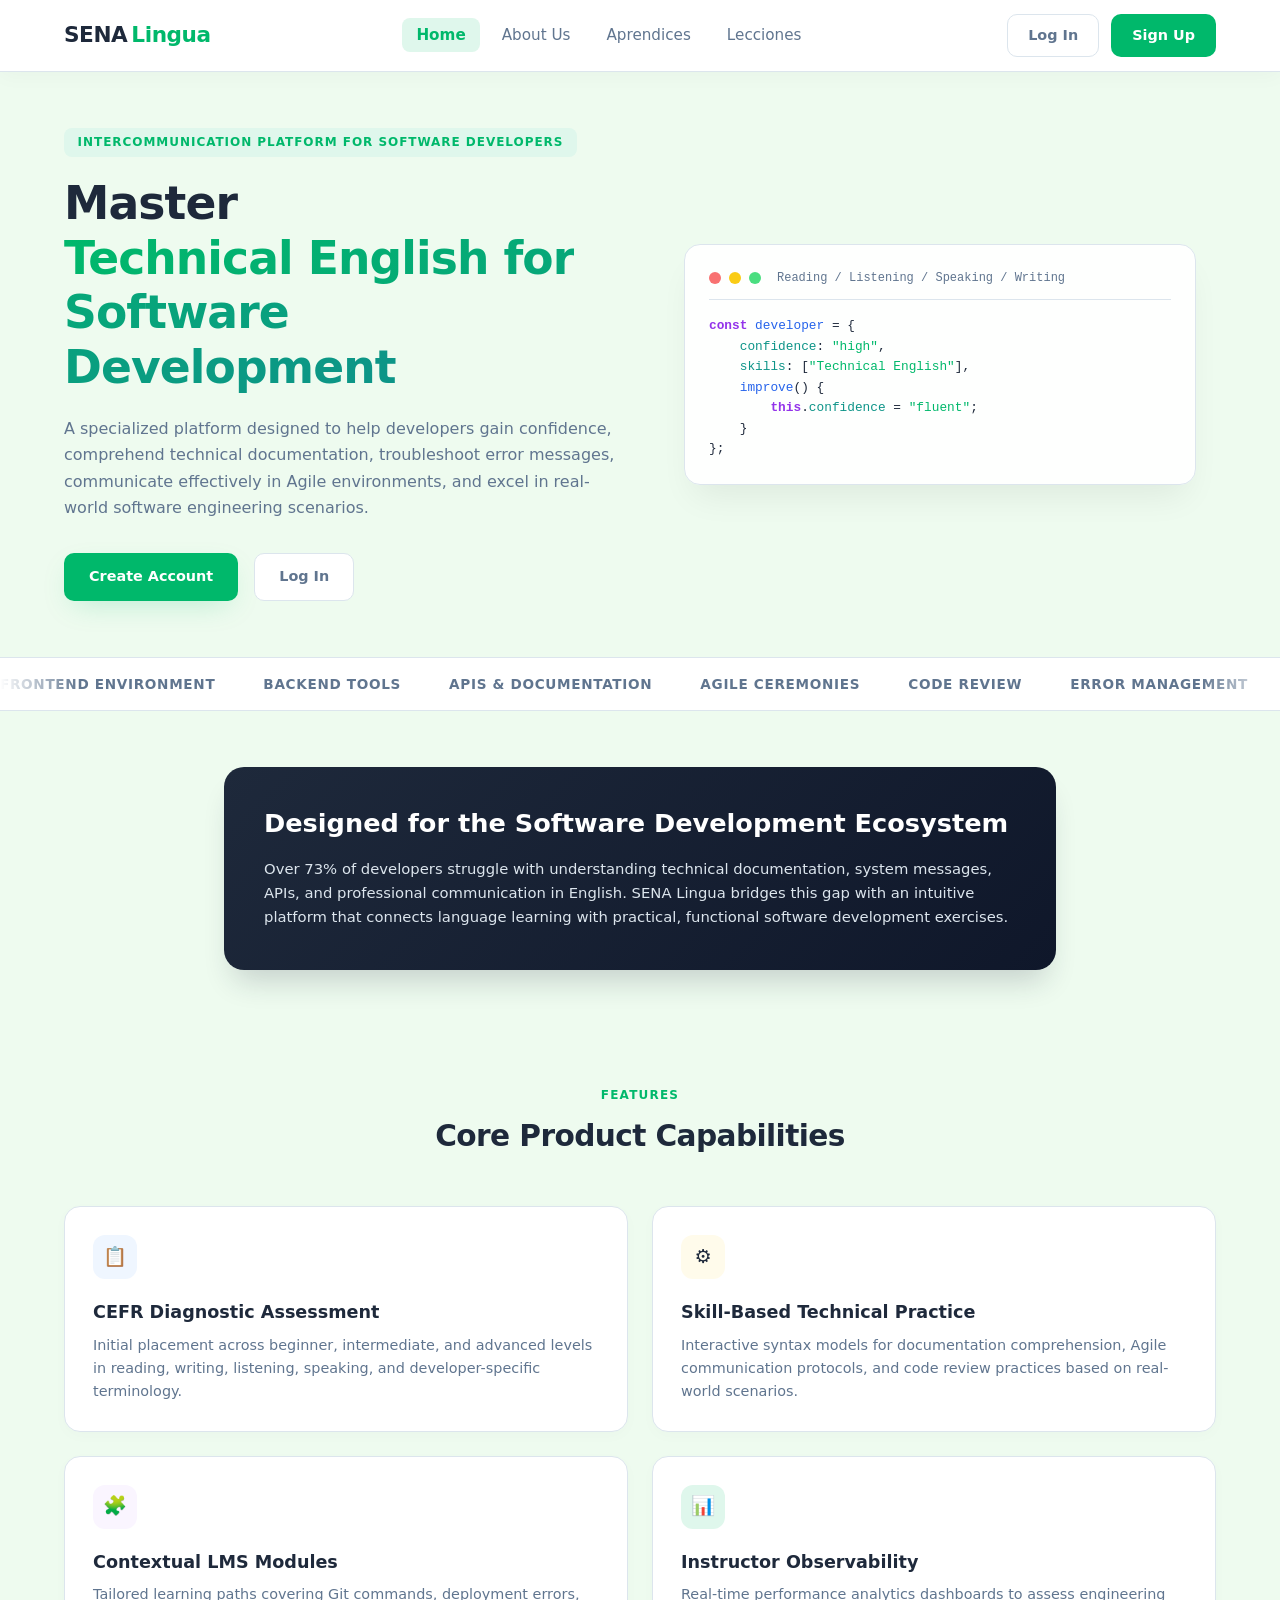
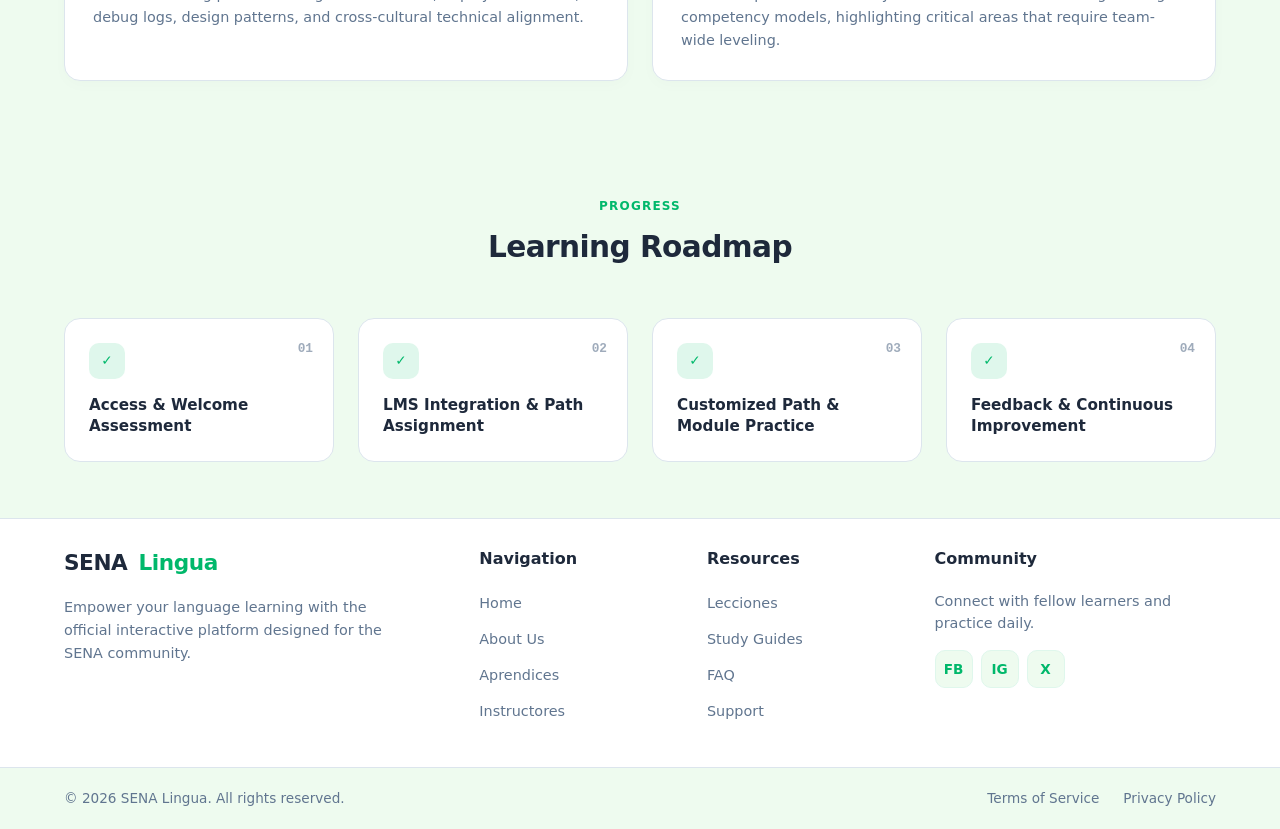
<file: index.html>
<!DOCTYPE html>
<html lang="en">
<head>
    <meta charset="UTF-8">
    <meta name="viewport" content="width=device-width, initial-scale=1.0">
    <meta name="description" content="Plataforma interactiva para el aprendizaje de inglés técnico orientado al desarrollo de software en la comunidad SENA.">
    <title>SENA Lingua - Technical English for Developers</title>
    <link rel="stylesheet" href="css/estilo.css">
    <link rel="stylesheet" href="css/index.css">
</head>
<body>
    <!-- NAVBAR -->
    <header class="site-header">
        <nav class="navbar" aria-label="Navegación principal">
            <div class="navbar-container">
                <!-- Logo -->
                <a href="index.html" class="logo">
                    SENA <span>Lingua</span>
                </a>

                <!-- Menú mobile responsivo -->
                <input type="checkbox" id="menu-toggle" class="menu-checkbox" aria-hidden="true">
                <label for="menu-toggle" class="mobile-menu-btn" aria-label="Abrir o cerrar menú de navegación">
                    <span></span>
                    <span></span>
                    <span></span>
                </label>

                <!-- Enlaces de navegación -->
                <ul class="nav-links">
                    <li><a href="index.html" class="active" aria-current="page">Home</a></li>
                    <li><a href="about.html">About Us</a></li>
                    <li><a href="aprendices.html">Aprendices</a></li>                    
                    <li><a href="leccion.html">Lecciones</a></li>
                </ul>

                <!-- Botones de Acción -->
                <div class="nav-buttons">
                    <a href="inicio-sesion.html" class="login-btn">Log In</a>
                    <a href="registro.html" class="register-btn">Sign Up</a>
                </div>
            </div>
        </nav>
    </header>

    <!-- MAIN CONTENT -->
    <main class="main-content">
        <!-- Main Hero Section -->
        <section class="hero-section" aria-labelledby="hero-heading">
            <div class="hero-grid">
                <div class="hero-content">
                    <span class="badge-category">Intercommunication Platform for Software Developers</span>
                    <h1 id="hero-heading" class="hero-title">
                        Master <br>
                        <span class="text-gradient">Technical English for <br>Software Development</span>
                    </h1>
                    <p class="hero-description">
                        A specialized platform designed to help developers gain confidence, comprehend technical documentation, troubleshoot error messages, communicate effectively in Agile environments, and excel in real-world software engineering scenarios.
                    </p>
                    <div class="cta-group">
                        <a href="registro.html" class="btn btn-primary" id="btn-createAccount">Create Account</a>
                        <a href="inicio-sesion.html" class="btn btn-secondary" id="btn-logIn">Log In</a>
                    </div>
                </div>

                <!-- Code Editor Component -->
                <div class="editor-wrapper" aria-hidden="true">
                    <div class="editor-card">
                        <div class="editor-header">
                            <div class="window-controls">
                                <span class="dot dot-red"></span>
                                <span class="dot dot-yellow"></span>
                                <span class="dot dot-green"></span>
                                <span class="editor-subtitle">Reading / Listening / Speaking / Writing</span>
                            </div>
                        </div>
                        <pre class="code-block"><code><span class="token-keyword">const</span> <span class="token-variable">developer</span> = {
    <span class="token-property">confidence</span>: <span class="token-string">"high"</span>,
    <span class="token-property">skills</span>: [<span class="token-string">"Technical English"</span>],
    <span class="token-variable">improve</span>() {
        <span class="token-keyword">this</span>.<span class="token-property">confidence</span> = <span class="token-string">"fluent"</span>;
    }
};</code></pre>
                    </div>
                </div>
            </div>
        </section>

        <!-- Secondary Bar / Technologies (Carrusel Infinito) -->
        <aside class="tech-bar" aria-label="Tecnologías y temas cubiertos">
            <div class="tech-bar-track">
                <!-- Grupo 1 -->
                <div class="tech-bar-content">
                    <span>FRONTEND ENVIRONMENT</span>
                    <span>BACKEND TOOLS</span>
                    <span>APIS &amp; DOCUMENTATION</span>
                    <span>AGILE CEREMONIES</span>
                    <span>CODE REVIEW</span>
                    <span>ERROR MANAGEMENT</span>
                    <span>TECH TALKS</span>
                </div>
                <!-- Grupo 2 (Duplicado exacto para efecto infinito continuo) -->
                <div class="tech-bar-content" aria-hidden="true">
                    <span>FRONTEND ENVIRONMENT</span>
                    <span>BACKEND TOOLS</span>
                    <span>APIS &amp; DOCUMENTATION</span>
                    <span>AGILE CEREMONIES</span>
                    <span>CODE REVIEW</span>
                    <span>ERROR MANAGEMENT</span>
                    <span>TECH TALKS</span>
                </div>
            </div>
        </aside>

        <!-- Ecosystem Banner -->
        <section class="banner-section" aria-labelledby="banner-heading">
            <div class="banner-card">
                <h2 id="banner-heading" class="banner-title">Designed for the Software Development Ecosystem</h2>
                <p class="banner-text">
                    Over 73% of developers struggle with understanding technical documentation, system messages, APIs, and professional communication in English. SENA Lingua bridges this gap with an intuitive platform that connects language learning with practical, functional software development exercises.
                </p>
            </div>
        </section>

        <!-- Core Product Capabilities -->
        <section class="features-section" aria-labelledby="features-heading">
            <div class="section-header">
                <span class="section-kicker">Features</span>
                <h2 id="features-heading" class="section-title">Core Product Capabilities</h2>
            </div>
            <div class="features-grid">
                <article class="feature-card">
                    <div class="feature-icon icon-blue" aria-hidden="true">📋</div>
                    <h3 class="feature-title">CEFR Diagnostic Assessment</h3>
                    <p class="feature-description">Initial placement across beginner, intermediate, and advanced levels in reading, writing, listening, speaking, and developer-specific terminology.</p>
                </article>
                <article class="feature-card">
                    <div class="feature-icon icon-amber" aria-hidden="true">⚙️</div>
                    <h3 class="feature-title">Skill-Based Technical Practice</h3>
                    <p class="feature-description">Interactive syntax models for documentation comprehension, Agile communication protocols, and code review practices based on real-world scenarios.</p>
                </article>
                <article class="feature-card">
                    <div class="feature-icon icon-purple" aria-hidden="true">🧩</div>
                    <h3 class="feature-title">Contextual LMS Modules</h3>
                    <p class="feature-description">Tailored learning paths covering Git commands, deployment errors, debug logs, design patterns, and cross-cultural technical alignment.</p>
                </article>
                <article class="feature-card">
                    <div class="feature-icon icon-emerald" aria-hidden="true">📊</div>
                    <h3 class="feature-title">Instructor Observability</h3>
                    <p class="feature-description">Real-time performance analytics dashboards to assess engineering competency models, highlighting critical areas that require team-wide leveling.</p>
                </article>
            </div>
        </section>

        <!-- Learning Roadmap -->
        <section class="roadmap-section" aria-labelledby="roadmap-heading">
            <div class="section-header">
                <span class="section-kicker">Progress</span>
                <h2 id="roadmap-heading" class="section-title">Learning Roadmap</h2>
            </div>
            <div class="roadmap-grid">
                <div class="roadmap-card">
                    <span class="step-number">01</span>
                    <div class="check-icon" aria-hidden="true">✓</div>
                    <h3 class="step-title">Access &amp; Welcome Assessment</h3>
                </div>
                <div class="roadmap-card">
                    <span class="step-number">02</span>
                    <div class="check-icon" aria-hidden="true">✓</div>
                    <h3 class="step-title">LMS Integration &amp; Path Assignment</h3>
                </div>
                <div class="roadmap-card">
                    <span class="step-number">03</span>
                    <div class="check-icon" aria-hidden="true">✓</div>
                    <h3 class="step-title">Customized Path &amp; Module Practice</h3>
                </div>
                <div class="roadmap-card">
                    <span class="step-number">04</span>
                    <div class="check-icon" aria-hidden="true">✓</div>
                    <h3 class="step-title">Feedback &amp; Continuous Improvement</h3>
                </div>
            </div>
        </section>
    </main>

    <!-- FOOTER -->
    <footer class="footer">
        <div class="footer-container">
            <!-- Columna 1: Marca & Descripción -->
            <div class="footer-col footer-brand">
                <a href="index.html" class="logo">
                    SENA <span>Lingua</span>
                </a>
                <p class="footer-description">
                    Empower your language learning with the official interactive platform designed for the SENA community.
                </p>
            </div>
            <!-- Columna 2: Navegación -->
            <nav class="footer-col" aria-label="Navegación del pie de página">
                <h4 class="footer-title">Navigation</h4>
                <ul class="footer-links">
                    <li><a href="index.html">Home</a></li>
                    <li><a href="about.html">About Us</a></li>
                    <li><a href="aprendices.html">Aprendices</a></li>
                    <li><a href="instructor.html">Instructores</a></li>
                </ul>
            </nav>
            <!-- Columna 3: Recursos -->
            <div class="footer-col">
                <h4 class="footer-title">Resources</h4>
                <ul class="footer-links">
                    <li><a href="leccion.html">Lecciones</a></li>
                    <li><a href="#">Study Guides</a></li>
                    <li><a href="#">FAQ</a></li>
                    <li><a href="#">Support</a></li>
                </ul>
            </div>
            <!-- Columna 4: Comunidad & Redes -->
            <div class="footer-col">
                <h4 class="footer-title">Community</h4>
                <p class="footer-info">Connect with fellow learners and practice daily.</p>
                <div class="footer-socials">
                    <a href="#" class="social-btn" translate="no" aria-label="Facebook">FB</a>
                    <a href="#" class="social-btn" translate="no" aria-label="Instagram">IG</a>
                    <a href="#" class="social-btn" translate="no" aria-label="X / Twitter">X</a>
                </div>
            </div>
        </div>
        <!-- Barra Inferior (Copyright & Legal) -->
        <div class="footer-bottom">
            <div class="footer-bottom-container">
                <p>&copy; 2026 SENA Lingua. All rights reserved.</p>
                <div class="footer-legal">
                    <a href="#">Terms of Service</a>
                    <a href="#">Privacy Policy</a>
                </div>
            </div>
        </div>
    </footer>
    <script src="js/index.js"></script>
</body>
</html>
</file>
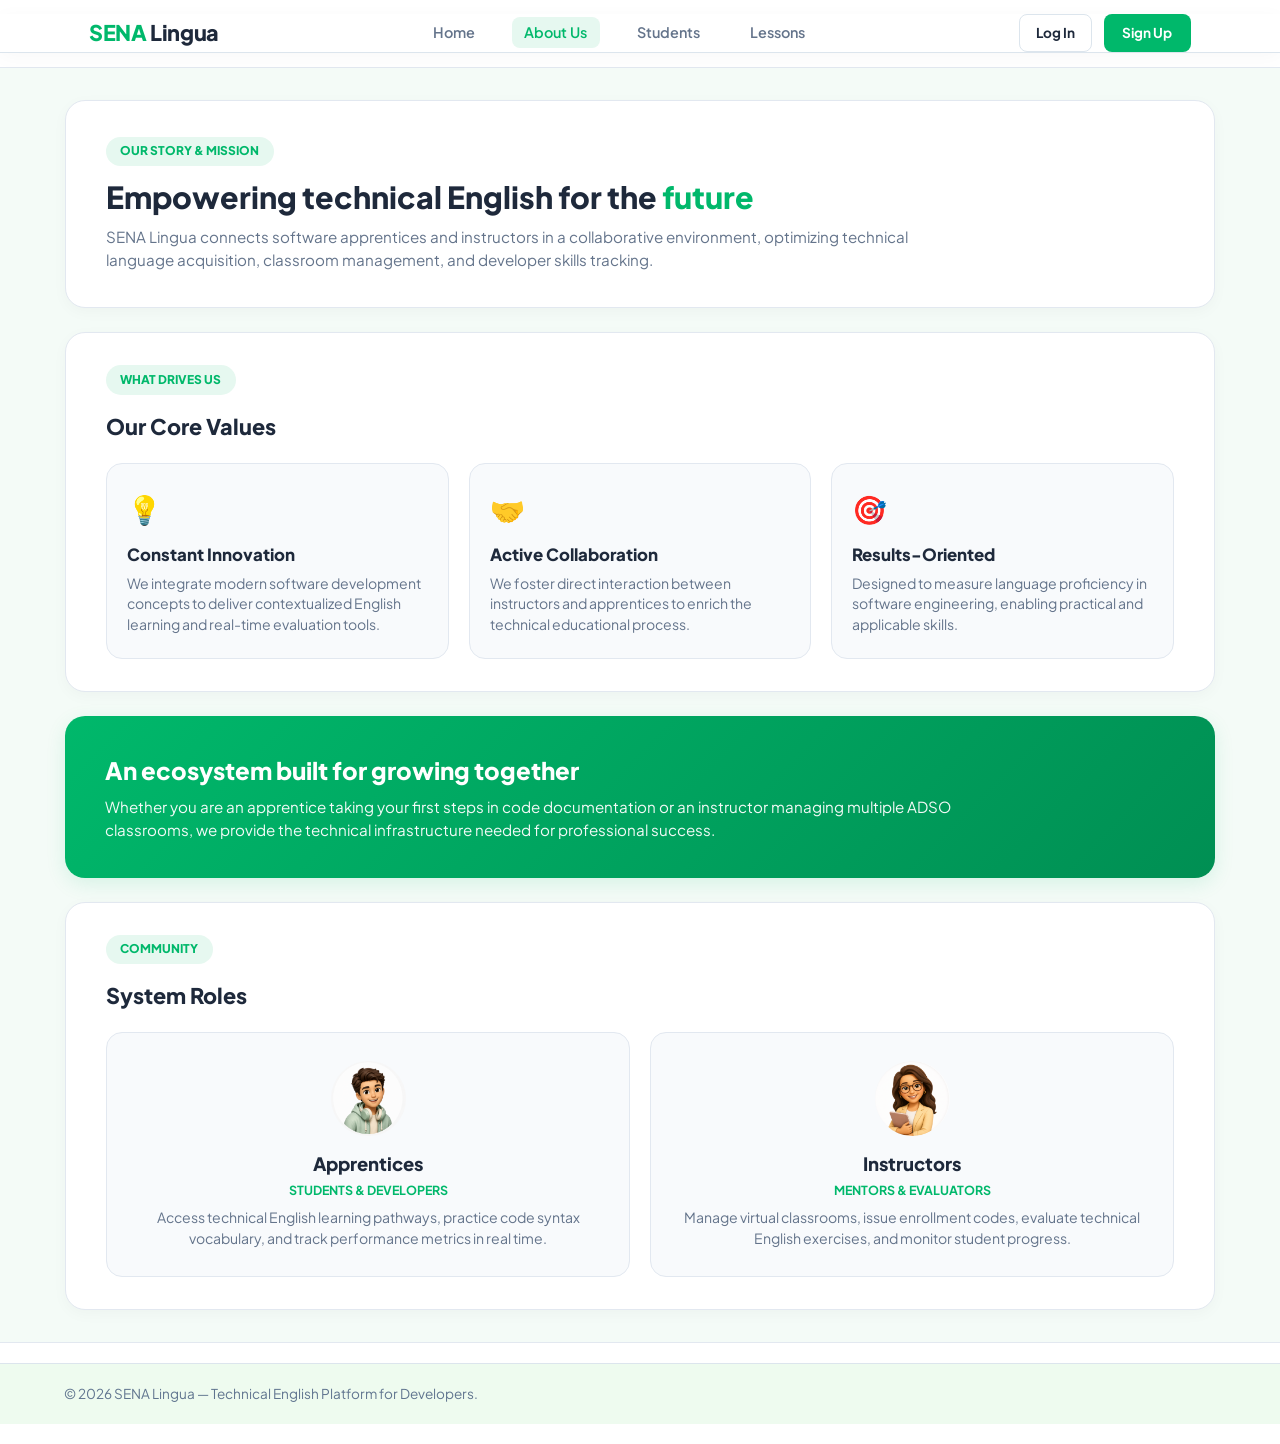
<file: about.html>
<!DOCTYPE html>
<html lang="en">
<head>
    <meta charset="UTF-8">
    <meta name="viewport" content="width=device-width, initial-scale=1.0">
    <meta name="description" content="About Us — SENA Lingua Technical English Platform">
    <title>SENA Lingua — About Us</title>

    <!-- Google Fonts -->
    <link rel="preconnect" href="https://fonts.googleapis.com">
    <link rel="preconnect" href="https://fonts.gstatic.com" crossorigin>
    <link href="https://fonts.googleapis.com/css2?family=Plus+Jakarta+Sans:wght@400;500;600;700;800&display=swap" rel="stylesheet">

    <!-- HOJAS DE ESTILO -->
    <link rel="stylesheet" href="css/estilo.css">
    <link rel="stylesheet" href="css/about.css">
</head>
<body>

    <!-- HEADER / NAVBAR -->
    <header class="site-header">
        <nav class="navbar" aria-label="Main navigation">
            <div class="navbar-container">
                <a href="index.html" class="logo">SENA<span> Lingua</span></a>

                <input type="checkbox" id="menu-toggle" class="menu-checkbox" aria-hidden="true">
                <label for="menu-toggle" class="mobile-menu-btn" aria-label="Toggle navigation menu">
                    <span></span>
                    <span></span>
                    <span></span>
                </label>

                <ul class="nav-links">
                    <li><a href="index.html">Home</a></li>
                    <li><a href="about.html" class="active">About Us</a></li>
                    <li><a href="aprendiz.html">Students</a></li>
                    <li><a href="leccion.html">Lessons</a></li>
                </ul>

                <div class="nav-buttons">
                    <a href="inicioSesion.html" class="login-btn">Log In</a>
                    <a href="registro.html" class="register-btn">Sign Up</a>
                </div>
            </div>
        </nav>
    </header>

    <!-- MAIN CONTENT -->
    <main class="main-wrapper">
        <div class="dashboard-container">
            
            <!-- HERO SECTION -->
            <section class="welcome-card about-hero-card">
                <div class="welcome-info">
                    <span class="badge-category">OUR STORY & MISSION</span>
                    <h1 class="welcome-title">Empowering technical English for the <span class="text-gradient">future</span></h1>
                    <p class="welcome-description">
                        SENA Lingua connects software apprentices and instructors in a collaborative environment, optimizing technical language acquisition, classroom management, and developer skills tracking.
                    </p>
                </div>
            </section>

            <!-- VALUES / PILLARS SECTION -->
            <section class="section-card">
                <div class="section-header">
                    <span class="badge-category">WHAT DRIVES US</span>
                    <h2 class="feature-title" style="margin-top: 0.5rem;">Our Core Values</h2>
                </div>
                <div class="values-grid">
                    <div class="value-card">
                        <div class="value-icon">💡</div>
                        <h3 class="value-title">Constant Innovation</h3>
                        <p class="value-description">We integrate modern software development concepts to deliver contextualized English learning and real-time evaluation tools.</p>
                    </div>
                    <div class="value-card">
                        <div class="value-icon">🤝</div>
                        <h3 class="value-title">Active Collaboration</h3>
                        <p class="value-description">We foster direct interaction between instructors and apprentices to enrich the technical educational process.</p>
                    </div>
                    <div class="value-card">
                        <div class="value-icon">🎯</div>
                        <h3 class="value-title">Results-Oriented</h3>
                        <p class="value-description">Designed to measure language proficiency in software engineering, enabling practical and applicable skills.</p>
                    </div>
                </div>
            </section>

            <!-- IMPACT BANNER SECTION -->
            <section class="banner-card">
                <h2 class="banner-title">An ecosystem built for growing together</h2>
                <p class="banner-text">
                    Whether you are an apprentice taking your first steps in code documentation or an instructor managing multiple ADSO classrooms, we provide the technical infrastructure needed for professional success.
                </p>
            </section>

            <!-- ROLES SECTION -->
            <section class="section-card">
                <div class="section-header">
                    <span class="badge-category">COMMUNITY</span>
                    <h2 class="feature-title" style="margin-top: 0.5rem;">System Roles</h2>
                </div>
                <div class="team-grid">
                    <div class="team-card">
                        <div class="team-photo-wrapper">
                            <img src="img/apprentice.png" alt="Apprentice Profile">
                        </div>
                        <h3 class="team-name">Apprentices</h3>
                        <span class="team-role">Students & Developers</span>
                        <p class="team-bio">Access technical English learning pathways, practice code syntax vocabulary, and track performance metrics in real time.</p>
                    </div>
                    <div class="team-card">
                        <div class="team-photo-wrapper">
                            <img src="img/instructor.png" alt="Instructor Profile">
                        </div>
                        <h3 class="team-name">Instructors</h3>
                        <span class="team-role">Mentors & Evaluators</span>
                        <p class="team-bio">Manage virtual classrooms, issue enrollment codes, evaluate technical English exercises, and monitor student progress.</p>
                    </div>
                </div>
            </section>

        </div>
    </main>

    <!-- FOOTER -->
    <footer class="footer">
        <div class="footer-bottom">
            <div class="footer-bottom-container">
                <p>&copy; 2026 SENA Lingua — Technical English Platform for Developers.</p>
            </div>
        </div>
    </footer>

</body>
</html>
</file>
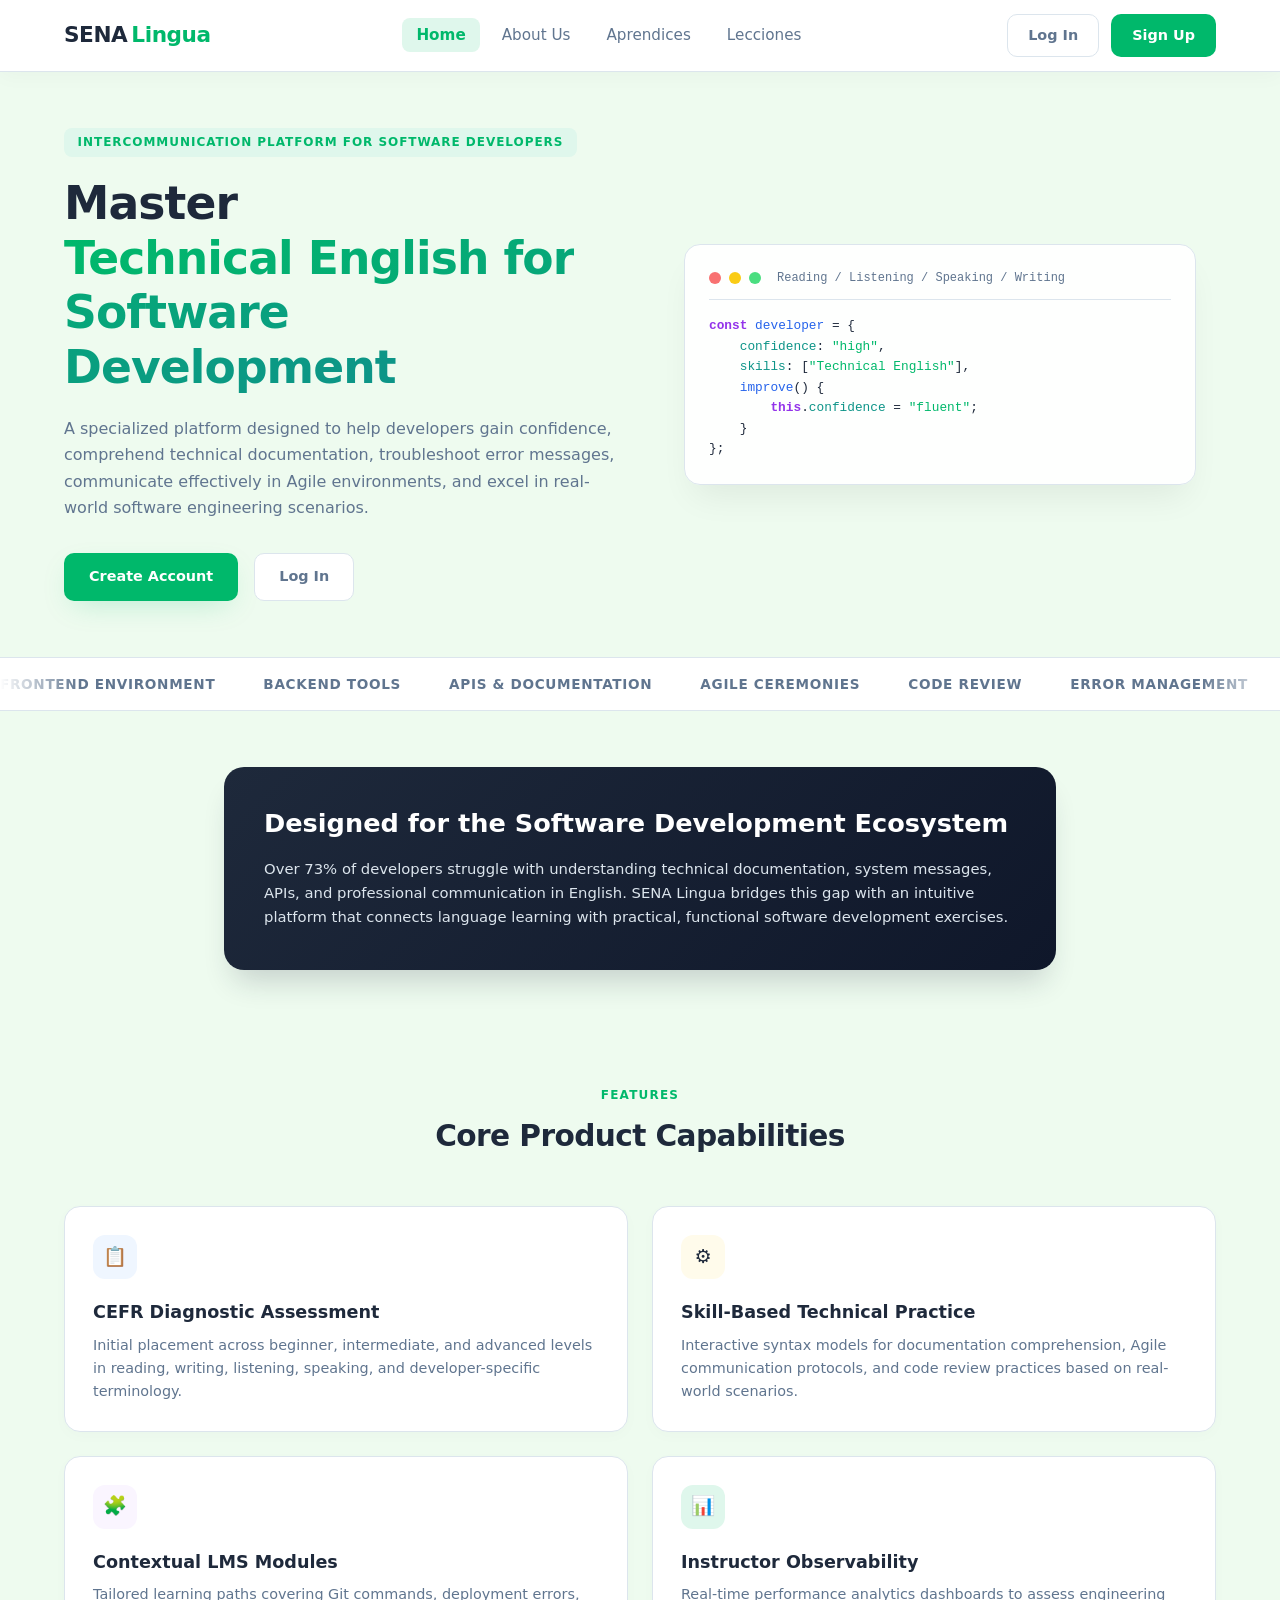
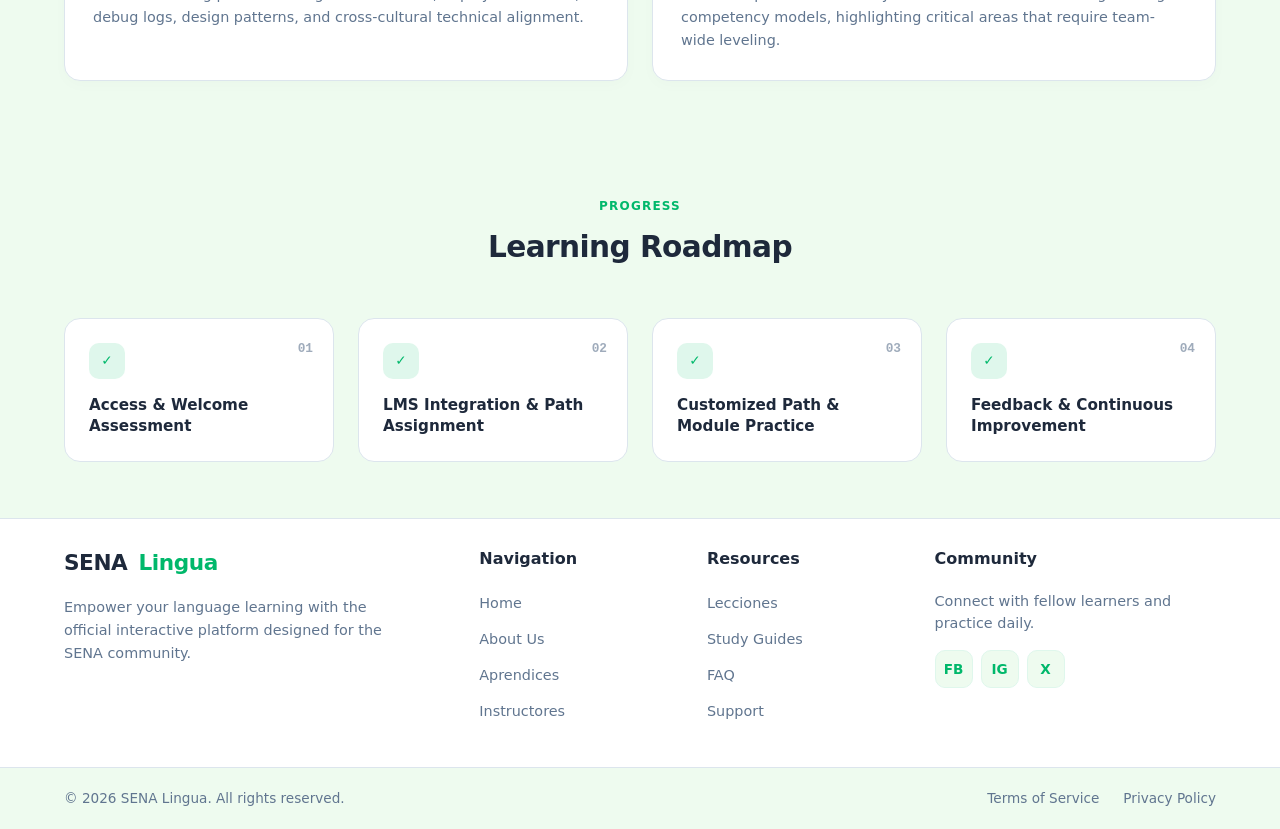
<file: leccion.html>
<!DOCTYPE html>
<html lang="es">
<head>
    <meta charset="UTF-8">
    <meta name="viewport" content="width=device-width, initial-scale=1.0">
    <title>Lección · SENALingua</title>
    <link rel="stylesheet" href="css/estilos.css">
</head>
<body>
    <div class="encabezado">
        <div class="encabezado-caja">
            <div class="encabezado-izq">
                <button type="button" class="boton gris" onclick="irPanelAprendiz()">Back</button>
                <a class="logo" href="index.html">SENA<span>Lingua</span></a>
            </div>
            <span class="badge">ADSO · Technical English</span>
        </div>
    </div>

    <div class="contenedor">
        <div class="tarjeta" id="cajaLeccion"></div>
    </div>

    <p class="pie">© 2026 SENALingua · Software Analysis and Development</p>

    <script src="js/datos.js"></script>
    <script src="js/leccion.js"></script>
</body>
</html>
</file>
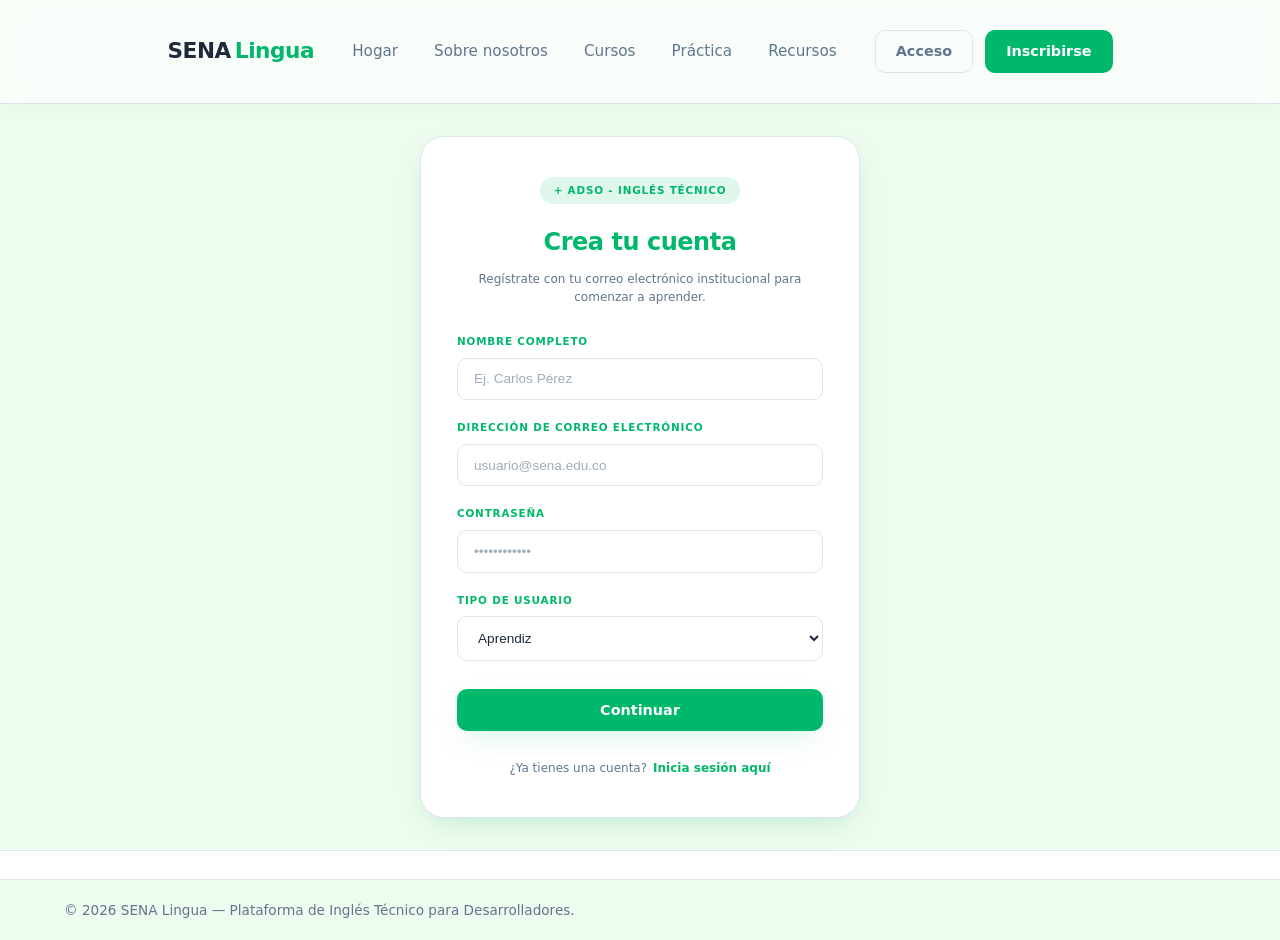
<file: registro.html>
<!DOCTYPE html>
<html lang="es">
<head>
    <meta charset="UTF-8">
    <meta name="viewport" content="width=device-width, initial-scale=1.0">
    <title>SENA Lingua — Registrarse</title>

    <!-- Google Fonts -->
    <link rel="preconnect" href="https://fonts.googleapis.com">
    <link rel="preconnect" href="https://fonts.gstatic.com" crossorigin>
    <link href="https://fonts.googleapis.com/css2?family=Plus+Jakarta+Sans:wght@400;500;600;700;800&display=swap" rel="stylesheet">

    <!-- HOJAS DE ESTILO -->
    <link rel="stylesheet" href="css/estilo.css">
    <link rel="stylesheet" href="css/index.css">
    <link rel="stylesheet" href="css/inicioSesion.css">
</head>
<body>

    <!-- HEADER / NAVBAR -->
    <header class="site-header">
        <nav class="navbar">
            <div class="navbar-container">
                <a href="index.html" class="logo">SENA<span> Lingua</span></a>
                <ul class="nav-links">
                    <li><a href="index.html">Hogar</a></li>
                    <li><a href="#">Sobre nosotros</a></li>
                    <li><a href="#">Cursos</a></li>
                    <li><a href="#">Práctica</a></li>
                    <li><a href="#">Recursos</a></li>
                </ul>
                <div class="nav-buttons">
                    <a href="inicioSesion.html" class="login-btn">Acceso</a>
                    <a href="registro.html" class="register-btn">Inscribirse</a>
                </div>
            </div>
        </nav>
    </header>

    <!-- CONTENEDOR PRINCIPAL -->
    <main class="main-wrapper">
        <div class="card-container">
            <span class="tag-pill">+ ADSO - INGLÉS TÉCNICO</span>
            <h1 class="card-title">Crea tu cuenta</h1>
            <p class="card-subtitle">Regístrate con tu correo electrónico institucional para comenzar a aprender.</p>

            <form id="form-registro" class="form-layout">
                <div class="input-group">
                    <label for="nombre">Nombre Completo</label>
                    <input type="text" id="nombre" placeholder="Ej. Carlos Pérez" required>
                </div>

                <div class="input-group">
                    <label for="correo">Dirección de Correo Electrónico</label>
                    <input type="email" id="correo" placeholder="usuario@sena.edu.co" required>
                </div>

                <div class="input-group">
                    <label for="clave">Contraseña</label>
                    <input type="password" id="clave" placeholder="••••••••••••" required>
                </div>

                <div class="input-group">
                    <label for="rol">Tipo de Usuario</label>
                    <select id="rol" style="width: 100%; padding: 0.8rem 1rem; border: 1px solid var(--gris-borde); border-radius: 10px; background-color: var(--blanco); font-size: 0.85rem; color: var(--texto-oscuro); outline: none;">
                        <option value="aprendiz">Aprendiz</option>
                        <option value="instructor">Instructor</option>
                    </select>
                </div>

                <button type="submit" class="btn btn-primary btn-submit-login">Continuar</button>
            </form>

            <div class="card-footer-text">
                <span>¿Ya tienes una cuenta?</span>
                <a href="inicioSesion.html">Inicia sesión aquí</a>
            </div>
        </div>
    </main>

    <!-- FOOTER -->
    <footer class="footer">
        <div class="footer-bottom">
            <div class="footer-bottom-container">
                <p>&copy; 2026 SENA Lingua — Plataforma de Inglés Técnico para Desarrolladores.</p>
            </div>
        </div>
    </footer>

    

    <!-- SCRIPT DE REGISTRO -->
    <script src="js/registro.js"></script>
</body>
</html>
</file>
<file: css/estilo.css>
/*VARIABLES Y SISTEMA DE DISEÑO */
:root {
    /* Paleta de Colores */
    --verde-principal: #00B86B;
    --verde-hover: #009958;
    --verde-claro: #DFF7EC;
    --verde-suave: #EEFBEF;
    --azul-gris: #60758F;
    --texto-oscuro: #1E293B;
    --blanco: #FFFFFF;
    --gris-borde: #DCE5ED;

    /* Geometría y Sombras */
    --radius-sm: 8px;
    --radius-md: 10px;
    --sombra-suave: 0 10px 30px -10px rgba(0, 184, 107, 0.25);
    --sombra-card: 0 4px 20px rgba(0, 0, 0, 0.03);
    
    /* Animaciones */
    --transition-fast: all 0.2s ease;
    --transition-smooth: all 0.25s cubic-bezier(0.4, 0, 0.2, 1);
}

/* Reset Básico */
*, *::before, *::after {
    box-sizing: border-box;
    margin: 0;
    padding: 0;
}

body {
    font-family: system-ui, -apple-system, BlinkMacSystemFont, 'Segoe UI', Roboto, sans-serif;
    background-color: var(--verde-suave);
    color: var(--texto-oscuro);
    line-height: 1.5;
    min-height: 100vh;
    display: flex;
    flex-direction: column;
    -webkit-font-smoothing: antialiased;
}

/* Accesibilidad global */
:focus-visible {
    outline: 2px solid var(--verde-principal);
    outline-offset: 2px;
}

/* HEADER & NAVBAR */
.site-header {
    position: sticky;
    top: 0;
    z-index: 1000;
}

.navbar {
    background-color: var(--blanco);
    border-bottom: 1px solid var(--gris-borde);
    box-shadow: var(--sombra-card);
}

.navbar-container {
    max-width: 1200px;
    margin: 0 auto;
    padding: 0.875rem 1.5rem;
    display: flex;
    align-items: center;
    justify-content: space-between;
    gap: 1.5rem;
    position: relative;
}

/* Brand / Logo */
.logo {
    font-size: 1.35rem;
    font-weight: 800;
    color: var(--texto-oscuro);
    text-decoration: none;
    letter-spacing: -0.02em;
    transition: transform var(--transition-fast);
    display: inline-flex;
    align-items: center;
}

.logo:hover {
    transform: scale(1.03);
}

.logo span {
    color: var(--verde-principal);
    margin-left: 0.25rem;
}

/* Navigation Links */
.nav-links {
    display: flex;
    align-items: center;
    list-style: none;
    gap: 0.5rem;
}

.nav-links a {
    text-decoration: none;
    color: var(--azul-gris);
    font-weight: 500;
    font-size: 0.95rem;
    padding: 0.5rem 0.875rem;
    border-radius: var(--radius-sm);
    transition: var(--transition-smooth);
}

.nav-links a:hover {
    color: var(--verde-principal);
    background-color: var(--verde-suave);
    transform: translateY(-2px);
}

.nav-links a.active {
    color: var(--verde-principal);
    background-color: var(--verde-claro);
    font-weight: 600;
}

/* Botones Auth */
.nav-buttons {
    display: flex;
    align-items: center;
    gap: 0.75rem;
}

.login-btn,
.register-btn {
    text-decoration: none;
    font-size: 0.9rem;
    font-weight: 600;
    padding: 0.6rem 1.25rem;
    border-radius: var(--radius-md);
    transition: var(--transition-smooth);
    display: inline-flex;
    align-items: center;
    justify-content: center;
}

.login-btn {
    color: var(--azul-gris);
    border: 1px solid var(--gris-borde);
    background-color: transparent;
}

.login-btn:hover {
    color: var(--texto-oscuro);
    border-color: var(--azul-gris);
    background-color: var(--blanco);
    transform: translateY(-2px);
    box-shadow: 0 4px 12px rgba(0, 0, 0, 0.05);
}

.register-btn {
    color: var(--blanco);
    background-color: var(--verde-principal);
    border: 1px solid transparent;
}

.register-btn:hover {
    background-color: var(--verde-hover);
    transform: translateY(-2px);
    box-shadow: var(--sombra-suave);
}

.register-btn:active,
.login-btn:active {
    transform: translateY(0);
}

/* Menú Hamburger CSS */
.menu-checkbox {
    position: absolute;
    opacity: 0;
    pointer-events: none;
}

.mobile-menu-btn {
    display: none;
    flex-direction: column;
    justify-content: space-between;
    width: 26px;
    height: 18px;
    cursor: pointer;
}

.mobile-menu-btn span {
    height: 3px;
    width: 100%;
    background-color: var(--texto-oscuro);
    border-radius: 2px;
    transition: var(--transition-fast);
}

/*ESTRUCTURA PRINCIPAL*/
.main-content {
    flex: 1;
}

/*FOOTER*/
.footer {
    background-color: var(--blanco);
    border-top: 1px solid var(--gris-borde);
    margin-top: auto;
    padding-top: 1.75rem;
}

.footer-container {
    max-width: 1200px;
    margin: 0 auto;
    padding: 0 1.5rem 2rem 1.5rem;
    display: grid;
    grid-template-columns: 2fr 1fr 1fr 1.5fr;
    gap: 2.5rem;
}

.footer-brand .logo {
    display: inline-block;
    margin-bottom: 1rem;
}

.footer-description {
    color: var(--azul-gris);
    font-size: 0.9rem;
    line-height: 1.6;
    max-width: 320px;
}

.footer-title {
    color: var(--texto-oscuro);
    font-size: 1rem;
    font-weight: 700;
    margin-bottom: 1.25rem;
}

.footer-links {
    list-style: none;
}

.footer-links li {
    margin-bottom: 0.75rem;
}

.footer-links a {
    text-decoration: none;
    color: var(--azul-gris);
    font-size: 0.9rem;
    font-weight: 500;
    transition: var(--transition-fast);
    display: inline-block;
}

.footer-links a:hover {
    color: var(--verde-principal);
    transform: translateX(4px);
}

.footer-info {
    color: var(--azul-gris);
    font-size: 0.9rem;
    margin-bottom: 1rem;
    line-height: 1.5;
}

.footer-socials {
    display: flex;
    gap: 0.5rem;
}

.social-btn {
    display: inline-flex;
    align-items: center;
    justify-content: center;
    min-width: 38px;
    height: 38px;
    padding: 0 0.5rem;
    border-radius: var(--radius-md);
    background-color: var(--verde-suave);
    color: var(--verde-principal);
    border: 1px solid var(--verde-claro);
    font-weight: 700;
    font-size: 0.85rem;
    text-decoration: none;
    white-space: nowrap;
    transition: var(--transition-smooth);
}

.social-btn:hover {
    background-color: var(--verde-principal);
    color: var(--blanco);
    border-color: var(--verde-principal);
    transform: translateY(-3px);
    box-shadow: 0 4px 12px rgba(0, 184, 107, 0.25);
}

.footer-bottom {
    border-top: 1px solid var(--gris-borde);
    background-color: var(--verde-suave);
    padding: 1.25rem 0;
}

.footer-bottom-container {
    max-width: 1200px;
    margin: 0 auto;
    padding: 0 1.5rem;
    display: flex;
    align-items: center;
    justify-content: space-between;
    font-size: 0.85rem;
    color: var(--azul-gris);
}

.footer-legal {
    display: flex;
    gap: 1.5rem;
}

.footer-legal a {
    color: var(--azul-gris);
    text-decoration: none;
    transition: color var(--transition-fast);
}

.footer-legal a:hover {
    color: var(--verde-principal);
}

/*MEDIA QUERIES (RESPONSIVO) */
@media (max-width: 900px) {
    .footer-container {
        grid-template-columns: 1fr 1fr;
    }
}

@media (max-width: 768px) {
    .mobile-menu-btn {
        display: flex;
    }

    .nav-links {
        display: none;
        position: absolute;
        top: 100%;
        left: 0;
        right: 0;
        background-color: var(--blanco);
        flex-direction: column;
        padding: 1.5rem;
        border-bottom: 1px solid var(--gris-borde);
        box-shadow: 0 10px 20px rgba(0, 0, 0, 0.05);
        gap: 0.75rem;
    }

    .menu-checkbox:checked ~ .nav-links {
        display: flex;
    }

    .nav-buttons {
        display: none;
    }
}

@media (max-width: 600px) {
    .footer-container {
        grid-template-columns: 1fr;
        gap: 2rem;
    }    

    .footer-bottom-container {
        flex-direction: column;
        gap: 0.75rem;
        text-align: center;
    }
}
</file>
<file: css/index.css>
/* 1. SECCIÓN HERO */
.hero-section {
    max-width: 1200px;
    margin: 0 auto;
    padding: 3.5rem 1.5rem;
}

.hero-grid {
    display: grid;
    grid-template-columns: 1fr;
    gap: 3rem;
    align-items: center;
}

.badge-category {
    font-size: 0.75rem;
    text-transform: uppercase;
    font-weight: 700;
    letter-spacing: 0.08em;
    color: var(--verde-principal);
    background-color: var(--verde-claro);
    padding: 0.35rem 0.85rem;
    border-radius: var(--radius-sm);
    display: inline-block;
}

.hero-title {
    font-size: 2.25rem;
    font-weight: 800;
    color: var(--texto-oscuro);
    margin-top: 1.25rem;
    line-height: 1.2;
    letter-spacing: -0.02em;
}

.text-gradient {
    background: linear-gradient(135deg, var(--verde-principal), #0d9488);
    background-clip: text;
    -webkit-background-clip: text;
    -webkit-text-fill-color: transparent;
}

.hero-description {
    margin-top: 1.25rem;
    font-size: 1rem;
    color: var(--azul-gris);
    line-height: 1.65;
    max-width: 36rem;
}

.cta-group {
    margin-top: 2rem;
    display: flex;
    flex-wrap: wrap;
    gap: 1rem;
}

/* Botones genéricos de la página */
.btn {
    font-family: inherit;
    font-size: 0.9rem;
    font-weight: 600;
    padding: 0.75rem 1.5rem;
    border-radius: var(--radius-md);
    cursor: pointer;
    text-decoration: none;
    display: inline-flex;
    align-items: center;
    justify-content: center;
    transition: var(--transition-smooth);
}

.btn-primary {
    background-color: var(--verde-principal);
    color: var(--blanco);
    border: 1px solid transparent;
    box-shadow: var(--sombra-suave);
}

.btn-primary:hover {
    background-color: var(--verde-hover);
    transform: translateY(-2px);
}

.btn-secondary {
    background-color: var(--blanco);
    color: var(--azul-gris);
    border: 1px solid var(--gris-borde);
}

.btn-secondary:hover {
    color: var(--texto-oscuro);
    border-color: var(--azul-gris);
    transform: translateY(-2px);
    box-shadow: 0 4px 12px rgba(0, 0, 0, 0.05);
}

/* 2. EDITOR DE CÓDIGO */
.editor-wrapper {
    position: relative;
    width: 100%;
}

.editor-card {
    background-color: rgba(255, 255, 255, 0.9);
    backdrop-filter: blur(12px);
    border: 1px solid var(--gris-borde);
    border-radius: 16px;
    box-shadow: 0 20px 35px -10px rgba(0, 0, 0, 0.07);
    padding: 1.5rem;
    max-width: 32rem;
    margin: 0 auto;
}

.editor-header {
    border-bottom: 1px solid var(--gris-borde);
    padding-bottom: 0.75rem;
    margin-bottom: 1rem;
}

.window-controls {
    display: flex;
    align-items: center;
    gap: 0.5rem;
}

.dot {
    width: 0.75rem;
    height: 0.75rem;
    border-radius: 50%;
}

.dot-red { background-color: #f87171; }
.dot-yellow { background-color: #facc15; }
.dot-green { background-color: #4ade80; }

.editor-subtitle {
    font-size: 0.75rem;
    color: var(--azul-gris);
    font-family: ui-monospace, SFMono-Regular, Menlo, Monaco, Consolas, monospace;
    margin-left: 0.5rem;
}

.code-block {
    font-family: ui-monospace, SFMono-Regular, Menlo, Monaco, Consolas, monospace;
    font-size: 0.8rem;
    color: var(--texto-oscuro);
    line-height: 1.6;
    overflow-x: auto;
}

.token-keyword { color: #9333ea; font-weight: 600; }
.token-variable { color: #2563eb; }
.token-property { color: #0d9488; }
.token-string { color: var(--verde-principal); }

/* 3. BARRA DE TECNOLOGÍAS (CARRUSEL INFINITO) */
.tech-bar {
    width: 100%;
    overflow: hidden;
    background-color: var(--blanco);
    border-top: 1px solid var(--gris-borde);
    border-bottom: 1px solid var(--gris-borde);
    padding: 1rem 0;
    white-space: nowrap;
    position: relative;
}

/* Efecto de degradado tenue a los lados */
.tech-bar::before,
.tech-bar::after {
    content: "";
    position: absolute;
    top: 0;
    width: 80px;
    height: 100%;
    z-index: 2;
    pointer-events: none;
}

.tech-bar::before {
    left: 0;
    background: linear-gradient(to right, var(--blanco), transparent);
}

.tech-bar::after {
    right: 0;
    background: linear-gradient(to left, var(--blanco), transparent);
}

.tech-bar-track {
    display: flex;
    width: max-content;
    animation: scroll-ticker 25s linear infinite;
}

.tech-bar:hover .tech-bar-track {
    animation-play-state: paused;
}

.tech-bar-content {
    display: flex;
    gap: 3rem;
    padding-right: 3rem;
}

.tech-bar-content span {
    font-size: 0.85rem;
    font-weight: 700;
    letter-spacing: 0.05em;
    color: var(--azul-gris);
    transition: color var(--transition-fast);
}

.tech-bar-content span:hover {
    color: var(--verde-principal);
    cursor: default;
}

@keyframes scroll-ticker {
    0% {
        transform: translateX(0);
    }
    100% {
        transform: translateX(-50%);
    }
}

/* 4. BANNER DEL ECOSISTEMA */
.banner-section {
    max-width: 1200px;
    margin: 0 auto;
    padding: 3.5rem 1.5rem;
}

.banner-card {
    background: linear-gradient(135deg, var(--texto-oscuro), #0f172a);
    border-radius: 20px;
    padding: 2.5rem;
    color: var(--blanco);
    max-width: 52rem;
    margin: 0 auto;
    box-shadow: 0 20px 30px -10px rgba(30, 41, 59, 0.2);
}

.banner-title {
    font-size: 1.35rem;
    font-weight: 700;
    line-height: 1.3;
}

.banner-text {
    margin-top: 1rem;
    color: var(--gris-borde);
    font-size: 0.925rem;
    line-height: 1.65;
}

/* 5. SECCIONES Y ENCABEZADOS */
.features-section,
.roadmap-section {
    max-width: 1200px;
    margin: 0 auto;
    padding: 3.5rem 1.5rem;
}

.section-header {
    text-align: center;
    max-width: 36rem;
    margin: 0 auto 3rem auto;
}

.section-kicker {
    font-size: 0.75rem;
    text-transform: uppercase;
    font-weight: 700;
    letter-spacing: 0.1em;
    color: var(--verde-principal);
}

.section-title {
    font-size: 1.85rem;
    font-weight: 800;
    color: var(--texto-oscuro);
    margin-top: 0.5rem;
    letter-spacing: -0.02em;
}

/* 6. GRID DE FUNCIONALIDADES */
.features-grid {
    display: grid;
    grid-template-columns: 1fr;
    gap: 1.5rem;
}

.feature-card {
    background-color: var(--blanco);
    border: 1px solid var(--gris-borde);
    border-radius: 16px;
    padding: 1.75rem;
    box-shadow: 0 4px 15px rgba(0, 0, 0, 0.02);
    transition: var(--transition-smooth);
}

.feature-card:hover {
    transform: translateY(-3px);
    box-shadow: 0 10px 25px rgba(0, 0, 0, 0.05);
    border-color: var(--verde-claro);
}

.feature-icon {
    width: 2.75rem;
    height: 2.75rem;
    border-radius: 12px;
    display: flex;
    align-items: center;
    justify-content: center;
    font-size: 1.2rem;
    margin-bottom: 1.25rem;
}

.icon-blue { background-color: #eff6ff; }
.icon-amber { background-color: #fffbeb; }
.icon-purple { background-color: #faf5ff; }
.icon-emerald { background-color: var(--verde-claro); }

.feature-title {
    font-size: 1.1rem;
    font-weight: 700;
    color: var(--texto-oscuro);
}

.feature-description {
    font-size: 0.9rem;
    color: var(--azul-gris);
    margin-top: 0.5rem;
    line-height: 1.6;
}

/* 7. RUTA DE APRENDIZAJE */
.roadmap-grid {
    display: grid;
    grid-template-columns: 1fr;
    gap: 1.5rem;
}

.roadmap-card {
    background-color: var(--blanco);
    border: 1px solid var(--gris-borde);
    border-radius: 16px;
    padding: 1.5rem;
    position: relative;
    transition: border-color var(--transition-fast);
}

.roadmap-card:hover {
    border-color: var(--verde-principal);
}

.step-number {
    position: absolute;
    top: 1.25rem;
    right: 1.25rem;
    font-size: 0.8rem;
    font-family: ui-monospace, SFMono-Regular, Menlo, Monaco, Consolas, monospace;
    font-weight: 700;
    color: var(--azul-gris);
    opacity: 0.6;
}

.check-icon {
    width: 2.25rem;
    height: 2.25rem;
    background-color: var(--verde-claro);
    color: var(--verde-principal);
    border-radius: 10px;
    display: flex;
    align-items: center;
    justify-content: center;
    font-size: 0.85rem;
    font-weight: 800;
    margin-bottom: 1rem;
}

.step-title {
    font-size: 0.95rem;
    font-weight: 700;
    color: var(--texto-oscuro);
    line-height: 1.4;
}

/* 8. MEDIA QUERIES (RESPONSIVE) */
@media (min-width: 640px) {
    .roadmap-grid {
        grid-template-columns: repeat(2, 1fr);
    }
}

@media (min-width: 768px) {
    .features-grid {
        grid-template-columns: repeat(2, 1fr);
    }
}

@media (min-width: 1024px) {
    .hero-grid {
        grid-template-columns: 1fr 1fr;
    }
    .hero-title {
        font-size: 2.85rem;
    }
    .banner-title {
        font-size: 1.6rem;
    }
    .roadmap-grid {
        grid-template-columns: repeat(4, 1fr);
    }
}
</file>
<file: css/about.css>
/* ESTILOS GENERALES Y ESTRUCTURA */
* {
    box-sizing: border-box;
    margin: 0;
    padding: 0;
}

body {
    font-family: 'Plus Jakarta Sans', sans-serif;
    background-color: #f4fbf7;
    color: #1e293b;
    min-height: 100vh;
    display: flex;
    flex-direction: column;
}

/* NAVBAR / HEADER */
.site-header {
    background-color: #ffffff;
    border-bottom: 1px solid #e2e8f0;
    position: sticky;
    top: 0;
    z-index: 100;
    padding: 0.85rem 0;
}

.navbar-container {
    width: 100%;
    max-width: 1150px;
    margin: 0 auto;
    padding: 0 1.5rem;
    display: flex;
    align-items: center;
    justify-content: space-between;
}

.logo {
    font-size: 1.35rem;
    font-weight: 800;
    color: #00b86b;
    text-decoration: none;
}

.logo span {
    color: #1e293b;
}

.nav-links {
    display: flex;
    list-style: none;
    gap: 1.5rem;
    align-items: center;
}

.nav-links a {
    text-decoration: none;
    color: #64748b;
    font-size: 0.9rem;
    font-weight: 600;
    padding: 0.4rem 0.8rem;
    border-radius: 8px;
    transition: all 0.2s ease;
}

.nav-links a.active, .nav-links a:hover {
    color: #00b86b;
    background-color: #e6f8f0;
}

.nav-buttons {
    display: flex;
    gap: 0.75rem;
    align-items: center;
}

.login-btn {
    text-decoration: none;
    color: #1e293b;
    font-weight: 700;
    font-size: 0.85rem;
    padding: 0.5rem 1rem;
    border-radius: 8px;
    transition: background-color 0.2s ease;
}

.login-btn:hover {
    background-color: #f1f5f9;
}

.register-btn {
    text-decoration: none;
    background-color: #00b86b;
    color: #ffffff;
    font-weight: 700;
    font-size: 0.85rem;
    padding: 0.5rem 1.1rem;
    border-radius: 8px;
    transition: background-color 0.2s ease;
}

.register-btn:hover {
    background-color: #009d5b;
}

/* CONTENIDO PRINCIPAL */
.main-wrapper {
    flex: 1;
    display: flex;
    justify-content: center;
    padding: 2rem 1.5rem;
}

.dashboard-container {
    width: 100%;
    max-width: 1150px;
    display: flex;
    flex-direction: column;
    gap: 1.5rem;
}

/* TARJETA BIENVENIDA / HERO */
.welcome-card {
    background-color: #ffffff;
    border-radius: 20px;
    padding: 2.25rem 2.5rem;
    border: 1px solid #e2e8f0;
    box-shadow: 0 4px 15px rgba(0, 0, 0, 0.03);
}

.badge-category {
    display: inline-block;
    background-color: #e6f8f0;
    color: #00b86b;
    font-size: 0.75rem;
    font-weight: 800;
    padding: 0.35rem 0.9rem;
    border-radius: 20px;
    text-transform: uppercase;
    margin-bottom: 0.5rem;
}

.welcome-title {
    font-size: 1.9rem;
    font-weight: 800;
    color: #1e293b;
    margin-bottom: 0.4rem;
}

.text-gradient {
    color: #00b86b;
}

.welcome-description {
    font-size: 0.95rem;
    color: #64748b;
    line-height: 1.5;
    max-width: 850px;
}

/* SECCIONES Y TARJETAS */
.section-card {
    background-color: #ffffff;
    border-radius: 20px;
    padding: 2rem 2.5rem;
    border: 1px solid #e2e8f0;
    box-shadow: 0 4px 15px rgba(0, 0, 0, 0.03);
}

.feature-title {
    font-size: 1.35rem;
    font-weight: 800;
    color: #1e293b;
}

/* VALORES GRID */
.values-grid {
    display: grid;
    grid-template-columns: repeat(3, 1fr);
    gap: 1.25rem;
    margin-top: 1.25rem;
}

.value-card {
    background-color: #f8fafc;
    border: 1px solid #e2e8f0;
    border-radius: 16px;
    padding: 1.5rem 1.25rem;
    transition: transform 0.2s ease, box-shadow 0.2s ease;
}

.value-card:hover {
    transform: translateY(-3px);
    box-shadow: 0 6px 15px rgba(0, 0, 0, 0.04);
}

.value-icon {
    font-size: 1.75rem;
    margin-bottom: 0.75rem;
}

.value-title {
    font-size: 1.05rem;
    font-weight: 800;
    color: #1e293b;
    margin-bottom: 0.35rem;
}

.value-description {
    font-size: 0.88rem;
    color: #64748b;
    line-height: 1.45;
}

/* BANNER CARD */
.banner-card {
    background: linear-gradient(135deg, #00b86b 0%, #008f53 100%);
    border-radius: 20px;
    padding: 2.25rem 2.5rem;
    color: #ffffff;
    box-shadow: 0 6px 20px rgba(0, 184, 107, 0.12);
}

.banner-title {
    font-size: 1.5rem;
    font-weight: 800;
    margin-bottom: 0.5rem;
}

.banner-text {
    font-size: 0.95rem;
    line-height: 1.5;
    opacity: 0.95;
    max-width: 900px;
}

/* ROLES GRID */
.team-grid {
    display: grid;
    grid-template-columns: repeat(2, 1fr);
    gap: 1.25rem;
    margin-top: 1.25rem;
}

.team-card {
    background-color: #f8fafc;
    border: 1px solid #e2e8f0;
    border-radius: 16px;
    padding: 1.75rem;
    text-align: center;
    display: flex;
    flex-direction: column;
    align-items: center;
}

.team-photo-wrapper {
    width: 75px;
    height: 75px;
    border-radius: 50%;
    background-color: #e6f8f0;
    overflow: hidden;
    margin-bottom: 0.85rem;
}

.team-photo-wrapper img {
    width: 100%;
    height: 100%;
    object-fit: cover;
}

.team-name {
    font-size: 1.15rem;
    font-weight: 800;
    color: #1e293b;
    margin-bottom: 0.2rem;
}

.team-role {
    font-size: 0.78rem;
    font-weight: 700;
    color: #00b86b;
    text-transform: uppercase;
    margin-bottom: 0.5rem;
}

.team-bio {
    font-size: 0.88rem;
    color: #64748b;
    line-height: 1.45;
}

/* FOOTER */
.footer {
    background-color: #ffffff;
    border-top: 1px solid #e2e8f0;
    padding: 1.25rem 0;
    text-align: center;
    font-size: 0.85rem;
    color: #64748b;
    margin-top: auto;
}

.menu-checkbox, .mobile-menu-btn {
    display: none;
}

/* RESPONSIVO */
@media (max-width: 850px) {
    .values-grid, .team-grid {
        grid-template-columns: 1fr;
    }
    .welcome-card, .section-card, .banner-card {
        padding: 1.5rem;
    }
}
</file>
<file: css/estilos.css>
:root { 
    --brand-primary: #00bf72; 
    --green-accent: #00d680; 
    --green-dark: #00b86c; 
    --green-medium: #00b368; 
    --green-text: #00a862; 
    --bg-grad-1: #e8f9ee; 
    --bg-grad-2: #f7fbe8; 
    --bg-grad-3: #ebf8eb; 
    --bg-grad-4: #e2f7ed; 
    --bg-pill: #e6f9f0; 
    --bg-badge-green: rgba(230, 248, 238, 0.9); 
    --text-primary: #2b363b; 
    --text-dark: #1e293b; 
    --text-medium: #475569; 
    --text-muted: #64748b; 
    --text-placeholder: #cbd5e1; 
    --bg-surface: #ffffff; 
    --border-light: #e2e8f0; 
    --border-pill: rgba(210, 235, 220, 0.8); 
    --border-badge: rgba(160, 230, 190, 0.5); 
    --shadow-green-card: rgba(0, 128, 80, 0.08); 
    --shadow-green-btn: rgba(0, 191, 114, 0.25); 
    --shadow-green-btn-hover: rgba(0, 191, 114, 0.3); 
    --shadow-focus: rgba(0, 191, 114, 0.12); 
} 
 
* { 
    box-sizing: border-box; 
} 
 
html, 
body { 
    height: 100%; 
} 
 
body { 
    margin: 0; 
    font-family: Arial, Helvetica, sans-serif; 
    color: var(--text-primary); 
    background: linear-gradient(160deg, var(--bg-grad-1), var(--bg-grad-2), var(--bg-grad-3), var(--bg-grad-4)); 
    min-height: 100%; 
} 
 
.oculto { 
    display: none; 
} 
 
.encabezado { 
    background: var(--bg-surface); 
    border-bottom: 1px solid var(--border-light); 
} 
 
.encabezado-caja { 
    max-width: 1080px; 
    margin: auto; 
    padding: 14px 20px; 
    display: flex; 
    justify-content: space-between; 
    align-items: center; 
} 
 
.encabezado-izq { 
    display: flex; 
    align-items: center; 
    gap: 12px; 
} 
 
.logo { 
    color: var(--text-dark); 
    text-decoration: none; 
    font-weight: bold; 
    font-size: 22px; 
} 
 
.logo span { 
    color: var(--brand-primary); 
} 
 
.badge { 
    display: inline-block; 
    background: var(--bg-badge-green); 
    border: 1px solid var(--border-badge); 
    color: var(--green-text); 
    padding: 5px 12px; 
    border-radius: 20px; 
    font-size: 12px; 
    font-weight: bold; 
} 
 
.contenedor { 
    max-width: 1080px; 
    margin: auto; 
    padding: 28px 20px 16px 20px; 
} 
 
.centrado { 
    text-align: center; 
    margin-bottom: 24px; 
} 
 
.tarjeta { 
    background: var(--bg-surface); 
    border: 1px solid var(--border-light); 
    border-radius: 18px; 
    box-shadow: 0 10px 24px var(--shadow-green-card); 
    padding: 22px; 
    margin-bottom: 16px; 
} 
 
.titulo { 
    color: var(--brand-primary); 
    margin: 10px 0 8px 0; 
    font-size: 28px; 
} 
 
h1, 
h2, 
h3, 
p { 
    margin-top: 0; 
} 
 
.muted { 
    color: var(--text-muted); 
    line-height: 1.5; 
} 
 
.boton { 
    border: none; 
    border-radius: 10px; 
    padding: 10px 16px; 
    cursor: pointer; 
    font-size: 14px; 
    font-family: Arial, Helvetica, sans-serif; 
} 
 
.boton:hover { 
    opacity: 0.92; 
} 
 
.boton.verde { 
    background: linear-gradient(180deg, var(--green-accent), var(--green-dark)); 
    color: white; 
    box-shadow: 0 6px 14px var(--shadow-green-btn); 
} 
 
.boton.blanco { 
    background: var(--bg-surface); 
    border: 1px solid var(--green-accent); 
    color: var(--green-medium); 
} 
 
.boton.gris { 
    background: var(--bg-surface); 
    border: 1px solid var(--border-light); 
    color: var(--text-muted); 
} 
 
.boton.rojo { 
    background: #fff5f5; 
    border: 1px solid #fecaca; 
    color: #b91c1c; 
} 
 
.fila-entre { 
    display: flex; 
    justify-content: space-between; 
    align-items: center; 
    gap: 16px; 
} 
 
.fila-botones { 
    display: flex; 
    justify-content: flex-end; 
    gap: 8px; 
    margin-top: 8px; 
} 
 
.fila-form { 
    display: flex; 
    gap: 10px; 
    align-items: center; 
} 
 
.fila-form input { 
    margin-bottom: 0; 
} 
 
.roles { 
    display: flex; 
    gap: 20px; 
} 
 
.rol { 
    width: 50%; 
    text-align: left; 
    cursor: pointer; 
    font-family: Arial, Helvetica, sans-serif; 
    min-height: 280px; 
} 
 
.rol h2 { 
    margin: 8px 0; 
    color: var(--text-dark); 
} 
 
.marco-foto { 
    width: 108px; 
    height: 108px; 
    border-radius: 50%; 
    overflow: hidden; 
    background: var(--bg-pill); 
    border: 3px solid var(--border-badge); 
    margin-bottom: 14px; 
} 
 
.marco-foto img { 
    width: 100%; 
    height: 100%; 
    object-fit: cover; 
    object-position: center top; 
    display: block; 
} 
 
.kpis, 
.stats { 
    display: flex; 
    gap: 14px; 
    margin-bottom: 16px; 
} 
 
.kpi, 
.stat { 
    width: 100%; 
    text-align: center; 
    background: var(--bg-surface); 
    border: 1px solid var(--border-light); 
    border-radius: 16px; 
    padding: 18px 12px; 
    box-shadow: 0 8px 18px var(--shadow-green-card); 
} 
 
.kpi h2, 
.stat h2 { 
    margin: 0 0 6px 0; 
    color: var(--brand-primary); 
    font-size: 28px; 
} 
 
.kpi p, 
.stat p { 
    margin: 0; 
    color: var(--text-muted); 
    font-size: 13px; 
} 
 
.tabla-caja { 
    overflow-x: auto; 
} 
 
.tabla { 
    width: 100%; 
    border-collapse: collapse; 
    font-size: 14px; 
} 
 
.tabla th { 
    text-align: left; 
    font-size: 12px; 
    color: var(--text-muted); 
    padding: 12px; 
    border-bottom: 1px solid var(--border-light); 
    white-space: nowrap; 
} 
 
.tabla td { 
    padding: 12px; 
    border-bottom: 1px solid var(--border-light); 
    vertical-align: middle; 
} 
 
.tabla .vacio { 
    text-align: center; 
    color: var(--text-muted); 
    padding: 28px 12px; 
} 
 
.codigo { 
    background: var(--bg-pill); 
    border: 1px solid var(--border-badge); 
    padding: 4px 8px; 
    border-radius: 8px; 
    color: var(--green-text); 
    font-weight: bold; 
} 
 
.estado { 
    background: var(--bg-badge-green); 
    border: 1px solid var(--border-badge); 
    color: var(--green-text); 
    border-radius: 20px; 
    padding: 6px 12px; 
    cursor: pointer; 
    font-family: Arial, Helvetica, sans-serif; 
} 
 
.estado.inactiva { 
    background: #f1f5f9; 
    color: var(--text-muted); 
} 
 
.acciones { 
    display: flex; 
    gap: 8px; 
    flex-wrap: wrap; 
} 
 
.fondo-modal { 
    position: fixed; 
    top: 0; 
    left: 0; 
    width: 100%; 
    height: 100%; 
    background: rgba(43, 54, 59, 0.35); 
    display: flex; 
    justify-content: center; 
    align-items: center; 
} 
 
.fondo-modal.oculto { 
    display: none; 
} 
 
.caja-modal { 
    width: 420px; 
    margin: 0; 
} 
 
label { 
    display: block; 
    color: var(--green-medium); 
    margin-bottom: 6px; 
    font-size: 13px; 
    font-weight: bold; 
} 
 
input { 
    width: 100%; 
    padding: 11px 12px; 
    border: 1px solid var(--border-light); 
    border-radius: 10px; 
    margin-bottom: 12px; 
    color: var(--text-dark); 
    font-family: Arial, Helvetica, sans-serif; 
    font-size: 14px; 
} 
 
input:focus { 
    outline: none; 
    border-color: var(--brand-primary); 
    box-shadow: 0 0 0 4px var(--shadow-focus); 
} 
 
.error { 
    color: #b91c1c; 
    font-size: 13px; 
} 
 
.ok { 
    color: var(--green-text); 
    font-size: 13px; 
} 
 
.fila-perfil { 
    display: flex; 
    justify-content: space-between; 
    align-items: center; 
    gap: 16px; 
} 
 
.perfil-izq { 
    display: flex; 
    align-items: center; 
    gap: 12px; 
} 
 
.perfil-texto strong, 
.perfil-texto span { 
    display: block; 
} 
 
.avatar { 
    width: 44px; 
    height: 44px; 
    border-radius: 50%; 
    background: var(--bg-pill); 
    color: var(--green-medium); 
    text-align: center; 
    line-height: 44px; 
    font-weight: bold; 
    display: inline-block; 
    border: 2px solid var(--border-badge); 
} 
 
.hero { 
    display: flex; 
    justify-content: space-between; 
    align-items: center; 
    gap: 20px; 
} 
 
.caja-progreso { 
    min-width: 140px; 
    text-align: center; 
} 
 
.caja-progreso h2 { 
    margin: 0 0 10px 0; 
    color: var(--brand-primary); 
    font-size: 36px; 
} 
 
.barra { 
    width: 140px; 
    height: 10px; 
    background: var(--bg-pill); 
    border-radius: 10px; 
    overflow: hidden; 
    margin: auto; 
} 
 
.relleno { 
    height: 10px; 
    width: 0%; 
    background: var(--brand-primary); 
} 
 
.modulos { 
    display: flex; 
    gap: 16px; 
} 
 
.modulos .tarjeta { 
    width: 50%; 
    margin-bottom: 0; 
} 
 
.modulo-cabeza { 
    display: flex; 
    align-items: center; 
    gap: 12px; 
    margin-bottom: 14px; 
} 
 
.modulo-numero { 
    width: 36px; 
    height: 36px; 
    border-radius: 10px; 
    background: var(--bg-pill); 
    color: var(--green-text); 
    text-align: center; 
    line-height: 36px; 
    font-weight: bold; 
} 
 
.leccion { 
    display: flex; 
    justify-content: space-between; 
    align-items: center; 
    gap: 12px; 
    border: 1px solid var(--border-light); 
    border-radius: 12px; 
    padding: 12px 14px; 
    margin-bottom: 10px; 
} 
 
.leccion:last-child { 
    margin-bottom: 0; 
} 
 
.leccion-info strong, 
.leccion-info p { 
    display: block; 
} 
 
.leccion-info p { 
    margin: 4px 0 0 0; 
    font-size: 13px; 
} 
 
.puntaje { 
    color: var(--green-text); 
    font-weight: bold; 
    white-space: nowrap; 
} 
 
.opcion { 
    display: block; 
    width: 100%; 
    text-align: left; 
    margin-bottom: 10px; 
    padding: 12px 14px; 
    border: 1px solid var(--border-light); 
    background: white; 
    border-radius: 12px; 
    cursor: pointer; 
    font-family: Arial, Helvetica, sans-serif; 
    font-size: 14px; 
} 
 
.opcion:hover { 
    border-color: var(--green-accent); 
    background: var(--bg-pill); 
} 
 
.resultado { 
    text-align: center; 
    padding: 20px 0; 
} 
 
.resultado h2 { 
    color: var(--brand-primary); 
} 
 
.pie { 
    text-align: center; 
    color: var(--text-muted); 
    font-size: 13px; 
    padding: 20px; 
}
</file>
<file: css/inicioSesion.css>
/* BARRA SUPERIOR / NAVBAR LIGERA */
.navbar {
    display: flex;
    justify-content: space-between;
    align-items: center;
    padding: 1rem 2rem;
    background-color: rgba(255, 255, 255, 0.6);
    backdrop-filter: blur(8px);
    border-bottom: 1px solid var(--gris-borde);
}

.nav-left-pill {
    display: flex;
    align-items: center;
    gap: 0.75rem;
    background-color: var(--blanco);
    padding: 0.375rem 0.875rem 0.375rem 0.5rem;
    border-radius: 30px;
    border: 1px solid var(--verde-claro);
    box-shadow: 0 2px 8px rgba(0, 0, 0, 0.02);
}

.btn-back {
    background-color: var(--blanco);
    border: 1px solid var(--gris-borde);
    padding: 0.25rem 0.75rem;
    border-radius: 20px;
    font-size: 0.75rem;
    font-weight: 600;
    color: var(--azul-gris);
    cursor: pointer;
    text-decoration: none;
    transition: all 0.2s ease;
}

.btn-back:hover {
    background-color: var(--verde-suave);
    color: var(--texto-oscuro);
}

.brand-logo {
    font-size: 0.875rem;
    font-weight: 800;
    color: var(--verde-principal);
    letter-spacing: -0.02em;
}

.nav-right-badges {
    display: flex;
    align-items: center;
    gap: 0.625rem;
}
.badge-green {
    background-color: var(--verde-claro);
    color: var(--verde-hover);
    border: 1px solid var(--verde-claro);
    padding: 0.375rem 0.875rem;
    border-radius: 20px;
    font-size: 0.7rem;
    font-weight: 700;
    letter-spacing: 0.02em;
}

.badge-lang {
    background-color: var(--blanco);
    color: var(--azul-gris);
    border: 1px solid var(--gris-borde);
    padding: 0.375rem 0.875rem;
    border-radius: 20px;
    font-size: 0.7rem;
    font-weight: 600;
}

/* CONTENEDOR PRINCIPAL Y TARJETA (CARD) */
.main-wrapper {
    flex: 1;
    display: flex;
    justify-content: center;
    align-items: center;
    padding: 2rem 1.25rem;
}

.card-container {
    background-color: var(--blanco);
    width: 100%;
    max-width: 440px;
    padding: 2.5rem 2.25rem;
    border-radius: 24px;
    border: 1px solid var(--gris-borde);
    box-shadow: var(--sombra-suave);
    text-align: center;
}
.tag-pill {
    display: inline-block;
    background-color: var(--verde-claro);
    color: var(--verde-principal);
    font-size: 0.65rem;
    font-weight: 800;
    padding: 0.35rem 0.875rem;
    border-radius: 20px;
    letter-spacing: 0.08em;
    margin-bottom: 1.25rem;
    text-transform: uppercase;
}
.card-title {
    font-size: 1.5rem;
    font-weight: 800;
    color: var(--verde-principal);
    margin-bottom: 0.625rem;
    letter-spacing: -0.02em;
}
.card-subtitle {
    font-size: 0.75rem;
    color: var(--azul-gris);
    line-height: 1.5;
    margin-bottom: 1.75rem;
    padding: 0 0.625rem;
}

/* FORMULARIO E INPUTS */
.form-layout {
    display: flex;
    flex-direction: column;
    text-align: left;
}
.input-group {
    margin-bottom: 1.25rem;
}
.input-group label {
    display: block;
    font-size: 0.65rem;
    font-weight: 800;
    color: var(--verde-principal);
    margin-bottom: 0.5rem;
    letter-spacing: 0.08em;
    text-transform: uppercase;
}
.input-group input {
    width: 100%;
    padding: 0.8rem 1rem;
    border: 1px solid var(--gris-borde);
    border-radius: 10px;
    background-color: var(--blanco);
    font-size: 0.85rem;
    color: var(--texto-oscuro);
    outline: none;
    transition: all 0.2s ease;
}
.input-group input::placeholder {
    color: var(--azul-gris);
    opacity: 0.6;
}
.input-group input:focus {
    border-color: var(--verde-principal);
    box-shadow: 0 0 0 3px rgba(0, 184, 107, 0.15);
}
/* BOTONES INTEGRADOS */
.btn-submit-login {
    width: 100%;
    margin-top: 0.5rem;
    text-align: center;
}
.forgot-wrapper {
    text-align: right;
    margin-bottom: 1rem;
    margin-top: -0.375rem;
}
.forgot-link {
    font-size: 0.7rem;
    font-weight: 700;
    color: var(--verde-principal);
    text-decoration: none;
}
.forgot-link:hover {
    text-decoration: underline;

}.card-footer-text {
    margin-top: 1.75rem;
    font-size: 0.75rem;
    color: var(--azul-gris);
    display: flex;
    justify-content: center;
    align-items: center;
    gap: 0.375rem;
}
.card-footer-text a {
    color: var(--verde-principal);
    font-weight: 700;
    text-decoration: none;
}
.card-footer-text a:hover {
    text-decoration: underline;
}
</file>
